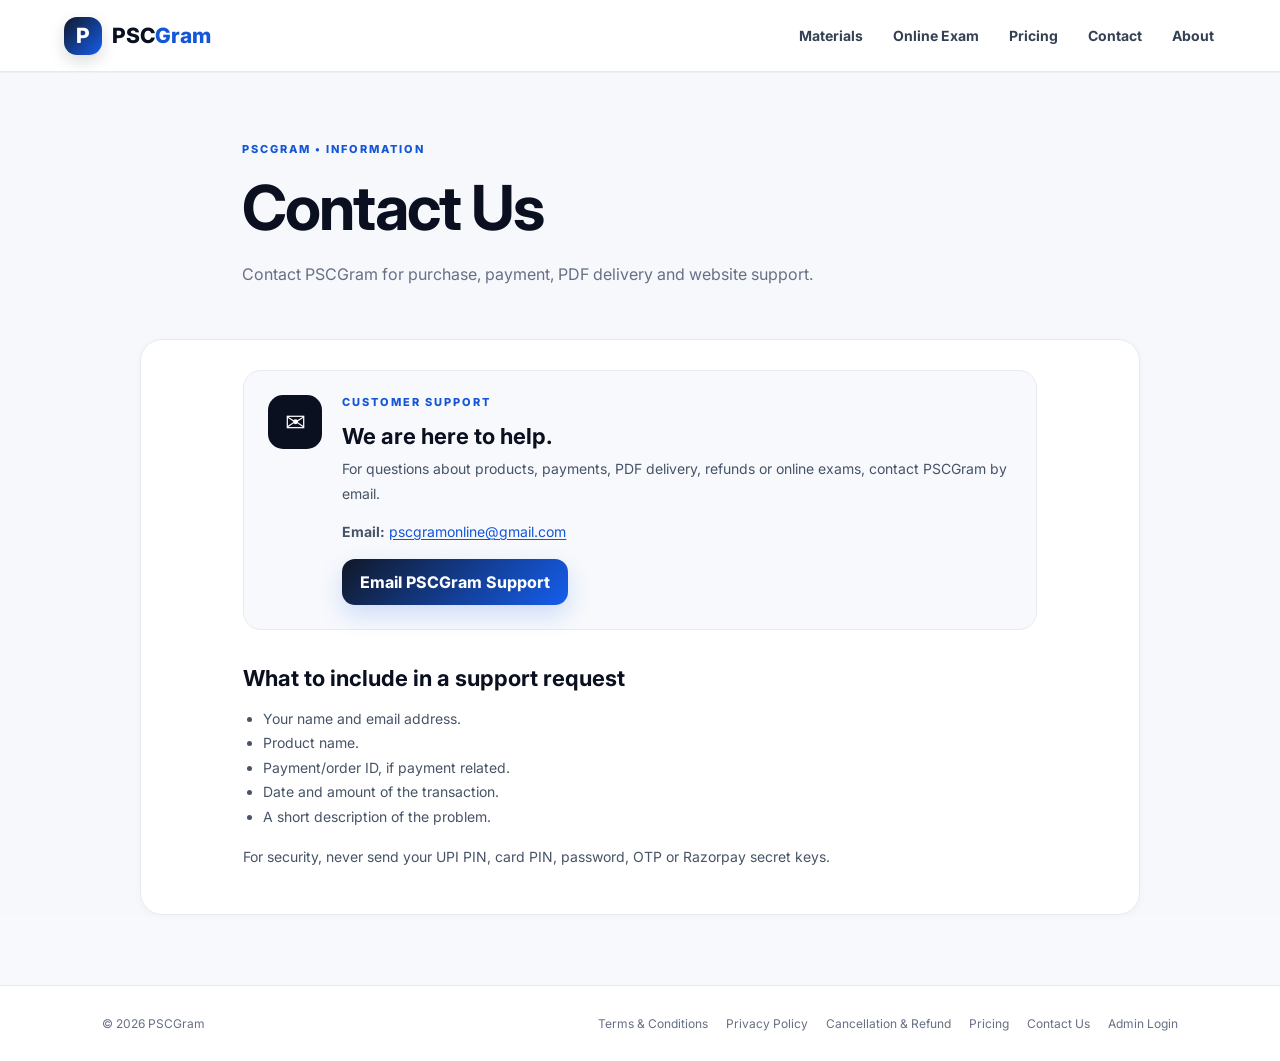
<file: contact.html>
<!doctype html>
<html lang="en">
<head>
  <meta charset="UTF-8">
  <meta name="viewport" content="width=device-width,initial-scale=1">
  <title>Contact Us | PSCGram</title>
  <meta name="description" content="Contact PSCGram for purchase, payment, PDF delivery and website support.">
  <link rel="preconnect" href="https://fonts.googleapis.com">
  <link rel="preconnect" href="https://fonts.gstatic.com" crossorigin>
  <link href="https://fonts.googleapis.com/css2?family=Inter:wght@400;500;600;700;800&display=swap" rel="stylesheet">
  <link rel="stylesheet" href="style.css">
</head>
<body>
<header class="topbar">
  <a class="brand" href="index.html"><span class="brand-mark">P</span><span>PSC<span>Gram</span></span></a>
  <button class="menu-toggle" type="button" aria-label="Open menu" aria-expanded="false">☰</button>
  <nav id="site-nav">
    <a href="index.html#materials">Materials</a>
    <a href="exam.html">Online Exam</a>
    <a href="pricing.html">Pricing</a>
    <a href="contact.html">Contact</a>
    <a href="index.html#about">About</a>
  </nav>
</header>
<main class="legal-main">
  <section class="legal-hero">
    <div class="eyebrow">PSCGRAM • INFORMATION</div>
    <h1>Contact Us</h1>
    <p>Contact PSCGram for purchase, payment, PDF delivery and website support.</p>
  </section>
  <section class="legal-content">
    
<div class="contact-card">
  <div class="contact-icon">✉</div>
  <div>
    <div class="eyebrow">CUSTOMER SUPPORT</div>
    <h2>We are here to help.</h2>
    <p>For questions about products, payments, PDF delivery, refunds or online exams, contact PSCGram by email.</p>
    <p><strong>Email:</strong> <a class="text-link" href="mailto:pscgramonline@gmail.com">pscgramonline@gmail.com</a></p>
    <a class="btn primary" href="mailto:pscgramonline@gmail.com?subject=PSCGram%20Support">Email PSCGram Support</a>
  </div>
</div>
<h2>What to include in a support request</h2>
<ul><li>Your name and email address.</li><li>Product name.</li><li>Payment/order ID, if payment related.</li><li>Date and amount of the transaction.</li><li>A short description of the problem.</li></ul>
<p>For security, never send your UPI PIN, card PIN, password, OTP or Razorpay secret keys.</p>

  </section>
</main>
<footer class="site-footer">
  <div>© <span id="year"></span> PSCGram</div>
  <div class="footer-links">
    <a href="terms.html">Terms &amp; Conditions</a>
    <a href="privacy.html">Privacy Policy</a>
    <a href="refund.html">Cancellation &amp; Refund</a>
    <a href="pricing.html">Pricing</a>
    <a href="contact.html">Contact Us</a>
    <a href="admin.html">Admin Login</a>
  </div>
</footer>
<script src="ui.js"></script>
<script>document.getElementById('year').textContent = new Date().getFullYear();</script>
</body>
</html>
</file>
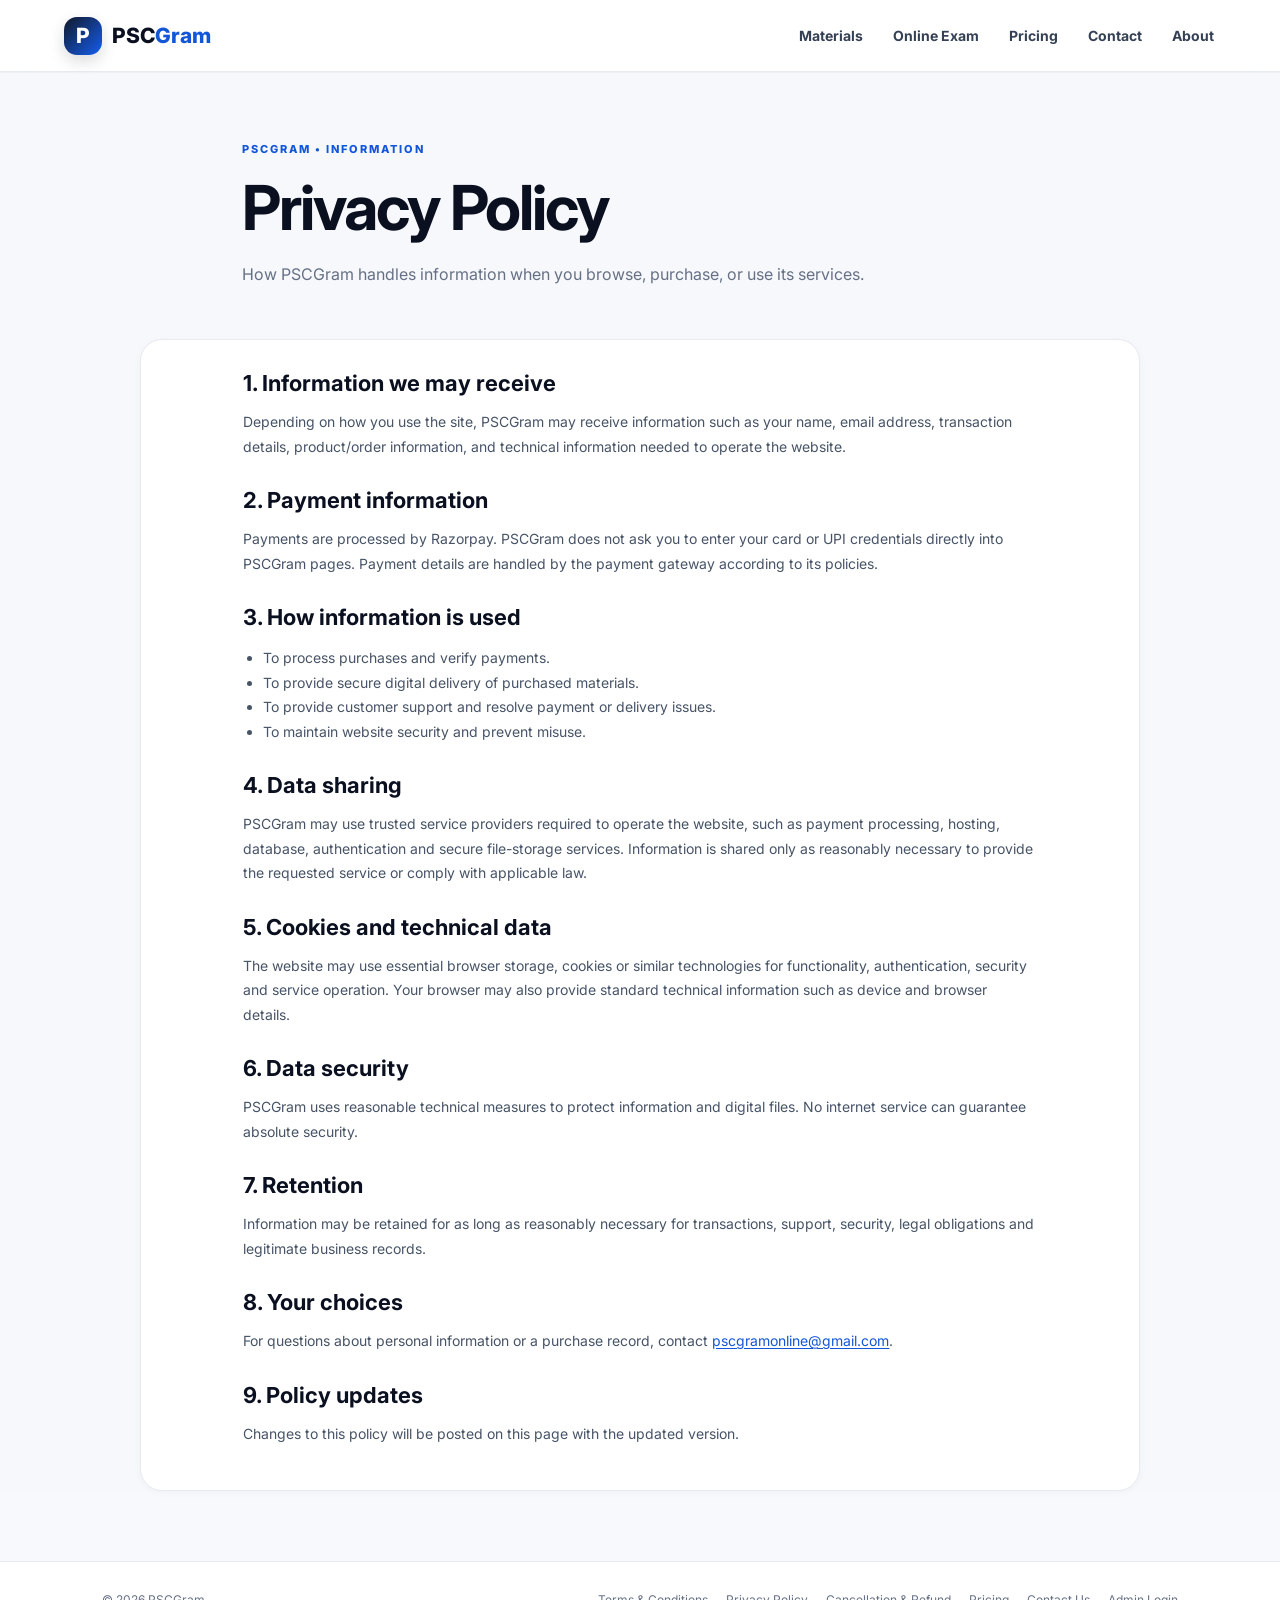
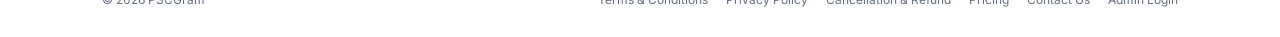
<file: privacy.html>
<!doctype html>
<html lang="en">
<head>
  <meta charset="UTF-8">
  <meta name="viewport" content="width=device-width,initial-scale=1">
  <title>Privacy Policy | PSCGram</title>
  <meta name="description" content="How PSCGram handles information when you browse, purchase, or use its services.">
  <link rel="preconnect" href="https://fonts.googleapis.com">
  <link rel="preconnect" href="https://fonts.gstatic.com" crossorigin>
  <link href="https://fonts.googleapis.com/css2?family=Inter:wght@400;500;600;700;800&display=swap" rel="stylesheet">
  <link rel="stylesheet" href="style.css">
</head>
<body>
<header class="topbar">
  <a class="brand" href="index.html"><span class="brand-mark">P</span><span>PSC<span>Gram</span></span></a>
  <button class="menu-toggle" type="button" aria-label="Open menu" aria-expanded="false">☰</button>
  <nav id="site-nav">
    <a href="index.html#materials">Materials</a>
    <a href="exam.html">Online Exam</a>
    <a href="pricing.html">Pricing</a>
    <a href="contact.html">Contact</a>
    <a href="index.html#about">About</a>
  </nav>
</header>
<main class="legal-main">
  <section class="legal-hero">
    <div class="eyebrow">PSCGRAM • INFORMATION</div>
    <h1>Privacy Policy</h1>
    <p>How PSCGram handles information when you browse, purchase, or use its services.</p>
  </section>
  <section class="legal-content">
    
<h2>1. Information we may receive</h2>
<p>Depending on how you use the site, PSCGram may receive information such as your name, email address, transaction details, product/order information, and technical information needed to operate the website.</p>
<h2>2. Payment information</h2>
<p>Payments are processed by Razorpay. PSCGram does not ask you to enter your card or UPI credentials directly into PSCGram pages. Payment details are handled by the payment gateway according to its policies.</p>
<h2>3. How information is used</h2>
<ul><li>To process purchases and verify payments.</li><li>To provide secure digital delivery of purchased materials.</li><li>To provide customer support and resolve payment or delivery issues.</li><li>To maintain website security and prevent misuse.</li></ul>
<h2>4. Data sharing</h2>
<p>PSCGram may use trusted service providers required to operate the website, such as payment processing, hosting, database, authentication and secure file-storage services. Information is shared only as reasonably necessary to provide the requested service or comply with applicable law.</p>
<h2>5. Cookies and technical data</h2>
<p>The website may use essential browser storage, cookies or similar technologies for functionality, authentication, security and service operation. Your browser may also provide standard technical information such as device and browser details.</p>
<h2>6. Data security</h2>
<p>PSCGram uses reasonable technical measures to protect information and digital files. No internet service can guarantee absolute security.</p>
<h2>7. Retention</h2>
<p>Information may be retained for as long as reasonably necessary for transactions, support, security, legal obligations and legitimate business records.</p>
<h2>8. Your choices</h2>
<p>For questions about personal information or a purchase record, contact <a class="text-link" href="mailto:pscgramonline@gmail.com">pscgramonline@gmail.com</a>.</p>
<h2>9. Policy updates</h2>
<p>Changes to this policy will be posted on this page with the updated version.</p>

  </section>
</main>
<footer class="site-footer">
  <div>© <span id="year"></span> PSCGram</div>
  <div class="footer-links">
    <a href="terms.html">Terms &amp; Conditions</a>
    <a href="privacy.html">Privacy Policy</a>
    <a href="refund.html">Cancellation &amp; Refund</a>
    <a href="pricing.html">Pricing</a>
    <a href="contact.html">Contact Us</a>
    <a href="admin.html">Admin Login</a>
  </div>
</footer>
<script src="ui.js"></script>
<script>document.getElementById('year').textContent = new Date().getFullYear();</script>
</body>
</html>
</file>
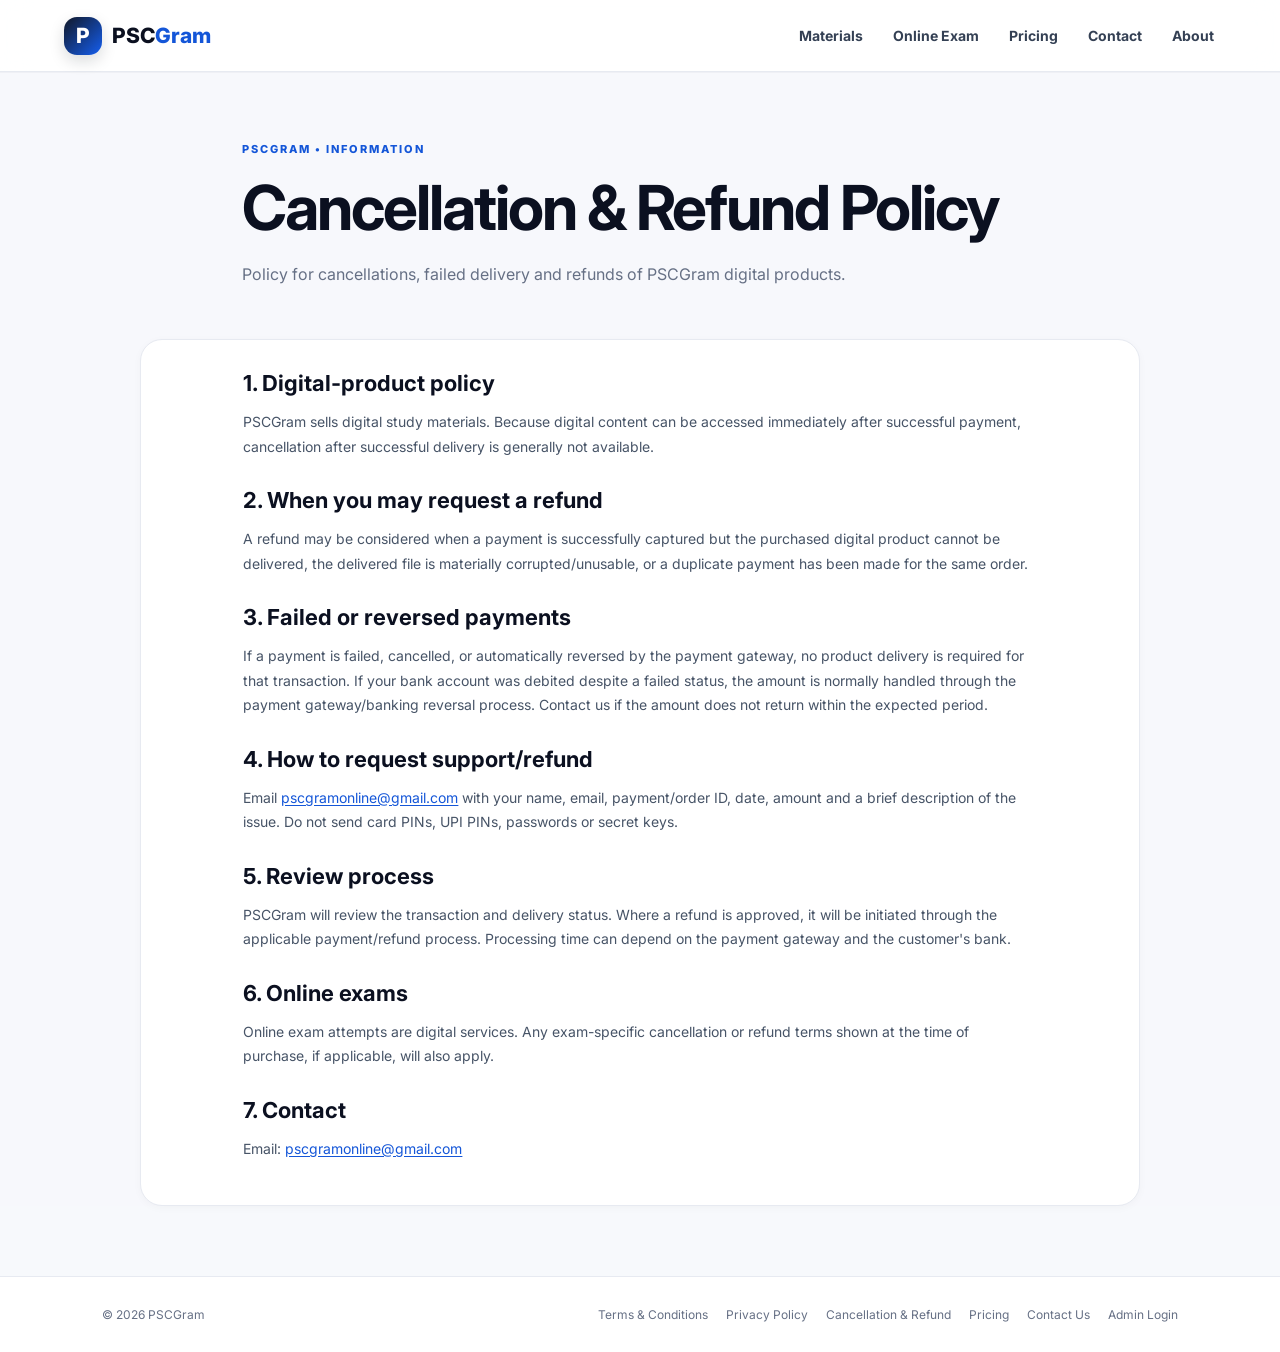
<file: refund.html>
<!doctype html>
<html lang="en">
<head>
  <meta charset="UTF-8">
  <meta name="viewport" content="width=device-width,initial-scale=1">
  <title>Cancellation & Refund Policy | PSCGram</title>
  <meta name="description" content="Policy for cancellations, failed delivery and refunds of PSCGram digital products.">
  <link rel="preconnect" href="https://fonts.googleapis.com">
  <link rel="preconnect" href="https://fonts.gstatic.com" crossorigin>
  <link href="https://fonts.googleapis.com/css2?family=Inter:wght@400;500;600;700;800&display=swap" rel="stylesheet">
  <link rel="stylesheet" href="style.css">
</head>
<body>
<header class="topbar">
  <a class="brand" href="index.html"><span class="brand-mark">P</span><span>PSC<span>Gram</span></span></a>
  <button class="menu-toggle" type="button" aria-label="Open menu" aria-expanded="false">☰</button>
  <nav id="site-nav">
    <a href="index.html#materials">Materials</a>
    <a href="exam.html">Online Exam</a>
    <a href="pricing.html">Pricing</a>
    <a href="contact.html">Contact</a>
    <a href="index.html#about">About</a>
  </nav>
</header>
<main class="legal-main">
  <section class="legal-hero">
    <div class="eyebrow">PSCGRAM • INFORMATION</div>
    <h1>Cancellation & Refund Policy</h1>
    <p>Policy for cancellations, failed delivery and refunds of PSCGram digital products.</p>
  </section>
  <section class="legal-content">
    
<h2>1. Digital-product policy</h2>
<p>PSCGram sells digital study materials. Because digital content can be accessed immediately after successful payment, cancellation after successful delivery is generally not available.</p>
<h2>2. When you may request a refund</h2>
<p>A refund may be considered when a payment is successfully captured but the purchased digital product cannot be delivered, the delivered file is materially corrupted/unusable, or a duplicate payment has been made for the same order.</p>
<h2>3. Failed or reversed payments</h2>
<p>If a payment is failed, cancelled, or automatically reversed by the payment gateway, no product delivery is required for that transaction. If your bank account was debited despite a failed status, the amount is normally handled through the payment gateway/banking reversal process. Contact us if the amount does not return within the expected period.</p>
<h2>4. How to request support/refund</h2>
<p>Email <a class="text-link" href="mailto:pscgramonline@gmail.com">pscgramonline@gmail.com</a> with your name, email, payment/order ID, date, amount and a brief description of the issue. Do not send card PINs, UPI PINs, passwords or secret keys.</p>
<h2>5. Review process</h2>
<p>PSCGram will review the transaction and delivery status. Where a refund is approved, it will be initiated through the applicable payment/refund process. Processing time can depend on the payment gateway and the customer's bank.</p>
<h2>6. Online exams</h2>
<p>Online exam attempts are digital services. Any exam-specific cancellation or refund terms shown at the time of purchase, if applicable, will also apply.</p>
<h2>7. Contact</h2>
<p>Email: <a class="text-link" href="mailto:pscgramonline@gmail.com">pscgramonline@gmail.com</a></p>

  </section>
</main>
<footer class="site-footer">
  <div>© <span id="year"></span> PSCGram</div>
  <div class="footer-links">
    <a href="terms.html">Terms &amp; Conditions</a>
    <a href="privacy.html">Privacy Policy</a>
    <a href="refund.html">Cancellation &amp; Refund</a>
    <a href="pricing.html">Pricing</a>
    <a href="contact.html">Contact Us</a>
    <a href="admin.html">Admin Login</a>
  </div>
</footer>
<script src="ui.js"></script>
<script>document.getElementById('year').textContent = new Date().getFullYear();</script>
</body>
</html>
</file>
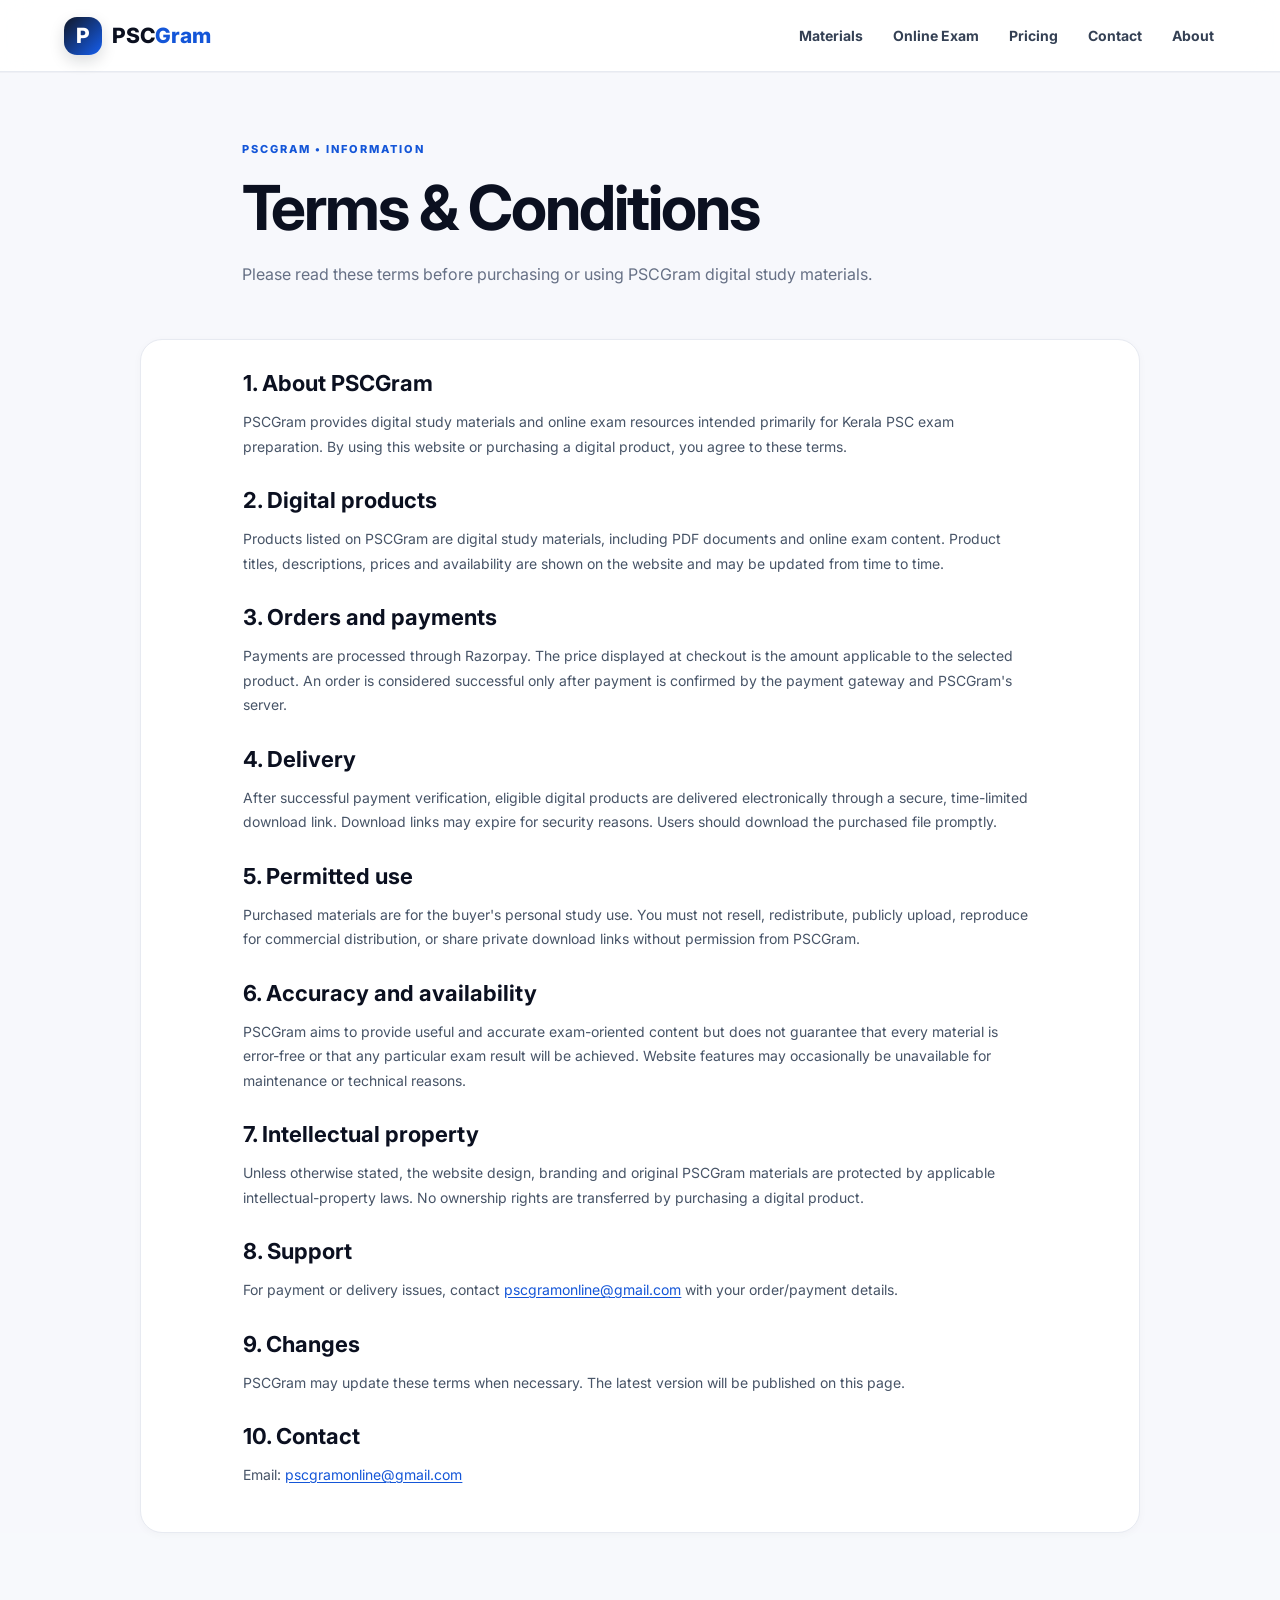
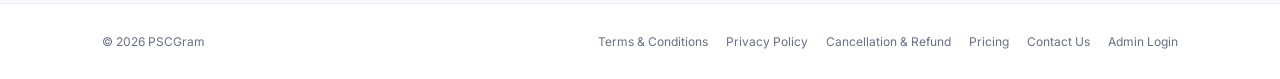
<file: terms.html>
<!doctype html>
<html lang="en">
<head>
  <meta charset="UTF-8">
  <meta name="viewport" content="width=device-width,initial-scale=1">
  <title>Terms & Conditions | PSCGram</title>
  <meta name="description" content="Please read these terms before purchasing or using PSCGram digital study materials.">
  <link rel="preconnect" href="https://fonts.googleapis.com">
  <link rel="preconnect" href="https://fonts.gstatic.com" crossorigin>
  <link href="https://fonts.googleapis.com/css2?family=Inter:wght@400;500;600;700;800&display=swap" rel="stylesheet">
  <link rel="stylesheet" href="style.css">
</head>
<body>
<header class="topbar">
  <a class="brand" href="index.html"><span class="brand-mark">P</span><span>PSC<span>Gram</span></span></a>
  <button class="menu-toggle" type="button" aria-label="Open menu" aria-expanded="false">☰</button>
  <nav id="site-nav">
    <a href="index.html#materials">Materials</a>
    <a href="exam.html">Online Exam</a>
    <a href="pricing.html">Pricing</a>
    <a href="contact.html">Contact</a>
    <a href="index.html#about">About</a>
  </nav>
</header>
<main class="legal-main">
  <section class="legal-hero">
    <div class="eyebrow">PSCGRAM • INFORMATION</div>
    <h1>Terms & Conditions</h1>
    <p>Please read these terms before purchasing or using PSCGram digital study materials.</p>
  </section>
  <section class="legal-content">
    
<h2>1. About PSCGram</h2>
<p>PSCGram provides digital study materials and online exam resources intended primarily for Kerala PSC exam preparation. By using this website or purchasing a digital product, you agree to these terms.</p>
<h2>2. Digital products</h2>
<p>Products listed on PSCGram are digital study materials, including PDF documents and online exam content. Product titles, descriptions, prices and availability are shown on the website and may be updated from time to time.</p>
<h2>3. Orders and payments</h2>
<p>Payments are processed through Razorpay. The price displayed at checkout is the amount applicable to the selected product. An order is considered successful only after payment is confirmed by the payment gateway and PSCGram's server.</p>
<h2>4. Delivery</h2>
<p>After successful payment verification, eligible digital products are delivered electronically through a secure, time-limited download link. Download links may expire for security reasons. Users should download the purchased file promptly.</p>
<h2>5. Permitted use</h2>
<p>Purchased materials are for the buyer's personal study use. You must not resell, redistribute, publicly upload, reproduce for commercial distribution, or share private download links without permission from PSCGram.</p>
<h2>6. Accuracy and availability</h2>
<p>PSCGram aims to provide useful and accurate exam-oriented content but does not guarantee that every material is error-free or that any particular exam result will be achieved. Website features may occasionally be unavailable for maintenance or technical reasons.</p>
<h2>7. Intellectual property</h2>
<p>Unless otherwise stated, the website design, branding and original PSCGram materials are protected by applicable intellectual-property laws. No ownership rights are transferred by purchasing a digital product.</p>
<h2>8. Support</h2>
<p>For payment or delivery issues, contact <a class="text-link" href="mailto:pscgramonline@gmail.com">pscgramonline@gmail.com</a> with your order/payment details.</p>
<h2>9. Changes</h2>
<p>PSCGram may update these terms when necessary. The latest version will be published on this page.</p>
<h2>10. Contact</h2>
<p>Email: <a class="text-link" href="mailto:pscgramonline@gmail.com">pscgramonline@gmail.com</a></p>

  </section>
</main>
<footer class="site-footer">
  <div>© <span id="year"></span> PSCGram</div>
  <div class="footer-links">
    <a href="terms.html">Terms &amp; Conditions</a>
    <a href="privacy.html">Privacy Policy</a>
    <a href="refund.html">Cancellation &amp; Refund</a>
    <a href="pricing.html">Pricing</a>
    <a href="contact.html">Contact Us</a>
    <a href="admin.html">Admin Login</a>
  </div>
</footer>
<script src="ui.js"></script>
<script>document.getElementById('year').textContent = new Date().getFullYear();</script>
</body>
</html>
</file>
<file: style.css>
:root{--bg:#f5f7fb;--ink:#10131a;--muted:#667085;--line:#e4e7ec;--card:#fff;--accent:#1456d8;--accent-soft:#eef4ff;--success:#087443;--danger:#b42318;--shadow:0 12px 35px rgba(16,24,40,.07)}
*{box-sizing:border-box}html{scroll-behavior:smooth}body{margin:0;font-family:Inter,system-ui,-apple-system,BlinkMacSystemFont,"Segoe UI",sans-serif;background:var(--bg);color:var(--ink)}a{text-decoration:none;color:inherit}button,input,textarea,select{font:inherit}.topbar{min-height:72px;background:rgba(255,255,255,.94);backdrop-filter:blur(16px);border-bottom:1px solid var(--line);display:flex;align-items:center;justify-content:space-between;padding:0 max(20px,6%);position:sticky;top:0;z-index:50}.brand{display:flex;align-items:center;gap:10px;font-size:21px;font-weight:800}.brand>span:last-child span{color:var(--accent)}.brand-mark{width:38px;height:38px;border-radius:12px;background:var(--ink);color:#fff;display:grid;place-items:center;box-shadow:0 6px 15px rgba(16,19,26,.15)}.topbar nav{display:flex;gap:26px;align-items:center;font-size:14px;font-weight:700}.topbar nav a{padding:9px 2px;color:#344054}.topbar nav a:hover{color:var(--accent)}.admin-link,.top-actions a{border:1px solid var(--line);padding:10px 15px!important;border-radius:10px;background:#fff}.menu-toggle{display:none;border:1px solid var(--line);background:#fff;border-radius:10px;width:42px;height:42px;font-size:21px;cursor:pointer}.hero{min-height:620px;padding:80px 8%;display:grid;grid-template-columns:1.1fr .9fr;gap:50px;align-items:center;background:radial-gradient(circle at 80% 30%,#dce7ff 0,transparent 40%),var(--bg)}.eyebrow{font-size:11px;letter-spacing:2px;font-weight:800;color:var(--accent);margin-bottom:14px}.hero h1{font-size:clamp(48px,7vw,88px);line-height:.98;margin:0 0 24px;letter-spacing:-4px}.hero h1 em{font-style:normal;color:var(--accent)}.hero p{max-width:600px;color:var(--muted);font-size:18px;line-height:1.7;margin-bottom:32px}.btn{border:0;border-radius:12px;padding:13px 18px;font-weight:750;cursor:pointer;display:inline-flex;align-items:center;justify-content:center;gap:8px;transition:.18s}.btn:hover{transform:translateY(-1px)}.btn:disabled{opacity:.45;cursor:not-allowed;transform:none}.primary{background:var(--ink);color:#fff}.ghost{background:#fff;border:1px solid var(--line);color:var(--ink)}.hero-card{max-width:380px;width:100%;aspect-ratio:4/5;margin:auto;background:linear-gradient(145deg,#10131a,#254e9d);border-radius:28px;padding:32px;color:#fff;box-shadow:0 30px 70px rgba(20,50,120,.25);display:flex;flex-direction:column;justify-content:space-between}.hero-card-top,.hero-card-bottom{display:flex;justify-content:space-between;font-size:12px;letter-spacing:1px;opacity:.8}.hero-card-title{font-size:54px;font-weight:800;line-height:.9;letter-spacing:-3px}.section{padding:90px 8%;max-width:1400px;margin:auto}.section-head{display:flex;justify-content:space-between;align-items:end;gap:20px;margin-bottom:30px}.section h2,.about h2{font-size:38px;letter-spacing:-1.5px;margin:0}.muted{color:var(--muted);font-size:13px}.grid{display:grid;grid-template-columns:repeat(3,1fr);gap:22px}.product{background:var(--card);border:1px solid var(--line);border-radius:20px;overflow:hidden;transition:.2s;box-shadow:0 1px 2px rgba(16,24,40,.02)}.product:hover{transform:translateY(-3px);box-shadow:var(--shadow)}.cover{height:230px;background:#e9edf5}.cover img{width:100%;height:100%;object-fit:cover}.cover-placeholder{height:100%;display:grid;place-items:center;text-align:center;font-size:36px;font-weight:800;line-height:.85;background:linear-gradient(145deg,#111827,#365ba8);color:#fff}.product-body{padding:22px}.tag{font-size:9px;letter-spacing:1.5px;font-weight:800;color:var(--accent)}.product h3{font-size:21px;margin:10px 0}.product p{font-size:13px;line-height:1.6;color:var(--muted);min-height:42px}.product-foot{display:flex;align-items:center;justify-content:space-between;margin-top:20px;gap:12px}.product-foot strong{font-size:22px}.buy-btn{padding:10px 14px;font-size:12px;white-space:nowrap}.soon{font-size:10px;color:var(--muted)}.empty{padding:50px;text-align:center;background:#fff;border:1px dashed var(--line);border-radius:18px}.about{padding:90px 8%;background:#10131a;color:#fff;display:grid;grid-template-columns:.8fr 1.2fr;gap:70px}.about .eyebrow{color:#9bb8ff}.about-grid{display:grid;grid-template-columns:repeat(3,1fr);gap:25px}.about-grid b{font-size:11px;color:#9bb8ff}.about-grid h3{margin:18px 0 8px}.about-grid p{color:#aeb5c2;font-size:13px;line-height:1.6}footer{padding:28px 8%;display:flex;justify-content:space-between;font-size:12px;color:var(--muted);background:#fff}.admin-body{min-height:100vh}.admin-wrap{max-width:1050px;margin:44px auto;padding:0 20px}.auth-panel{max-width:480px;margin:80px auto}.panel{background:#fff;border:1px solid var(--line);border-radius:20px;padding:28px;margin-bottom:24px;box-shadow:0 2px 5px rgba(16,24,40,.025)}.panel h1{font-size:36px;letter-spacing:-1.5px;margin:0 0 8px}.panel h2{margin:0;font-size:23px}.auth-panel form{display:grid;gap:16px;margin-top:25px}label{font-size:12px;font-weight:750;display:grid;gap:7px}input,textarea,select{width:100%;border:1px solid var(--line);border-radius:11px;padding:13px 14px;outline:none;background:#fbfcfe;color:var(--ink);transition:.15s}textarea{resize:vertical;min-height:90px}input:focus,textarea:focus,select:focus{border-color:var(--accent);box-shadow:0 0 0 3px rgba(20,86,216,.10);background:#fff}.form-grid{display:grid;grid-template-columns:1fr 1fr;gap:17px;margin-top:22px}.full{grid-column:1/-1}.dash-head{display:flex;justify-content:space-between;align-items:center;gap:16px;margin-bottom:25px}.dash-head h1{margin:0;font-size:38px}.error{color:var(--danger);font-size:12px}.status{font-size:13px;color:var(--accent);padding-top:2px}.admin-list{display:grid;gap:10px;margin-top:18px}.admin-item{display:flex;justify-content:space-between;align-items:center;gap:14px;border:1px solid var(--line);padding:15px;border-radius:14px;background:#fff}.admin-item small{display:block;color:var(--muted);margin-top:5px;line-height:1.5}.delete-btn{border:1px solid #f0c7c7;background:#fff5f5;color:#a11;padding:8px 11px;border-radius:9px;cursor:pointer}.admin-actions{display:flex;gap:8px;align-items:center;flex-wrap:wrap;justify-content:flex-end}.hidden{display:none!important}
/* Online exam */
#exam-list{display:grid;gap:12px}.exam-card{display:flex;align-items:center;justify-content:space-between;gap:18px;padding:18px;border:1px solid var(--line);border-radius:16px;background:#fff}.exam-card strong{font-size:16px}.exam-meta{display:flex;gap:10px;flex-wrap:wrap;margin-top:6px;color:var(--muted);font-size:12px}.exam-options{display:grid;gap:12px;margin:24px 0}.exam-option{display:flex;align-items:flex-start;gap:14px;width:100%;padding:16px;border:1px solid var(--line);border-radius:14px;background:#fff;text-align:left;cursor:pointer;transition:.15s}.exam-option:hover{border-color:#aab5c8;background:#fafcff}.exam-option span{font-weight:800;min-width:24px;height:24px;border-radius:7px;background:#f2f4f7;display:grid;place-items:center}.exam-option.selected{border-color:var(--accent);box-shadow:0 0 0 2px rgba(20,86,216,.12);background:var(--accent-soft)}.exam-option.selected span{background:var(--accent);color:#fff}.exam-nav{display:flex;gap:10px;justify-content:space-between;flex-wrap:wrap;border-top:1px solid var(--line);padding-top:18px}.timer{font-size:24px;font-weight:800;padding:10px 16px;border:1px solid var(--line);border-radius:12px;background:#fff;min-width:96px;text-align:center}.timer.warning{color:var(--danger);border-color:#f3b4ae;background:#fff8f7}.question-palette{display:grid;grid-template-columns:repeat(auto-fill,minmax(42px,1fr));gap:8px;margin-top:14px}.palette-btn{height:42px;border:1px solid var(--line);border-radius:10px;background:#fff;cursor:pointer}.palette-btn.answered{font-weight:800;background:#f2f8f5;border-color:#b7dfca;color:var(--success)}.palette-btn.current{box-shadow:0 0 0 2px var(--ink) inset}.result-grid{display:grid;grid-template-columns:repeat(auto-fit,minmax(120px,1fr));gap:12px;margin:24px 0}.result-grid div{padding:20px;border:1px solid var(--line);border-radius:14px;text-align:center;background:#fff}.result-grid b{display:block;font-size:26px}.result-grid small{color:#666}
@media(max-width:800px){.topbar{padding:0 16px;min-height:64px}.menu-toggle{display:block}.topbar nav{display:none;position:absolute;top:64px;left:10px;right:10px;background:#fff;border:1px solid var(--line);border-radius:14px;padding:10px;box-shadow:0 15px 40px rgba(16,24,40,.12);flex-direction:column;gap:4px;align-items:stretch}.topbar nav.open{display:flex}.topbar nav a,.admin-link,.top-actions a{padding:13px 14px!important;border-radius:10px;border:0}.topbar nav a:hover{background:#f5f7fb}.hero{grid-template-columns:1fr;padding:55px 6% 65px;min-height:auto}.hero-card{max-width:290px}.hero h1{letter-spacing:-2px}.hero p{font-size:16px}.grid{grid-template-columns:1fr}.about{grid-template-columns:1fr;padding:60px 6%;gap:35px}.about-grid{grid-template-columns:1fr}.section{padding:60px 6%}.section h2,.about h2{font-size:30px}.section-head{align-items:flex-start;flex-direction:column}.admin-wrap{margin:28px auto;padding:0 12px}.panel{padding:20px;border-radius:16px}.panel h1{font-size:30px}.dash-head{align-items:flex-start}.dash-head h1{font-size:30px}.form-grid{grid-template-columns:1fr}.full{grid-column:auto}.admin-item{align-items:flex-start;flex-direction:column}.admin-actions{width:100%;justify-content:flex-start}.admin-actions .btn,.admin-actions .delete-btn{flex:1}.exam-card{align-items:stretch;flex-direction:column}.exam-card .btn{width:100%}.exam-nav{display:grid;grid-template-columns:1fr 1fr}.exam-nav .btn:last-child{grid-column:1/-1}.timer{font-size:21px}.question-palette{grid-template-columns:repeat(6,1fr)}}
@media(max-width:430px){.brand{font-size:19px}.brand-mark{width:36px;height:36px}.hero{padding-left:5%;padding-right:5%}.hero-card-title{font-size:46px}.panel{padding:17px}.exam-option{padding:14px}.question-palette{grid-template-columns:repeat(5,1fr)}footer{padding:24px 5%;gap:15px}}

/* Legal / Razorpay information pages */
.legal-main{min-height:calc(100vh - 150px);background:var(--bg)}
.legal-hero{padding:70px 8% 35px;max-width:1000px;margin:auto}
.legal-hero h1{font-size:clamp(38px,6vw,62px);letter-spacing:-2px;margin:0 0 14px}
.legal-hero p{max-width:760px;color:var(--muted);line-height:1.7;font-size:16px}
.legal-content{max-width:1000px;margin:0 auto 70px;padding:30px 8%;background:#fff;border:1px solid var(--line);border-radius:22px;box-shadow:0 2px 8px rgba(16,24,40,.03)}
.legal-content h2{font-size:22px;margin:28px 0 10px}.legal-content h2:first-child{margin-top:0}
.legal-content p,.legal-content li{color:#475467;line-height:1.75;font-size:14px}.legal-content ul{padding-left:20px}
.text-link{color:var(--accent);text-decoration:underline;text-underline-offset:2px}
.site-footer{padding:30px 8%;display:flex;justify-content:space-between;align-items:flex-start;gap:25px;font-size:12px;color:var(--muted);background:#fff;border-top:1px solid var(--line)}
.footer-links{display:flex;flex-wrap:wrap;justify-content:flex-end;gap:10px 18px}.footer-links a:hover{color:var(--accent)}
.contact-card{display:grid;grid-template-columns:auto 1fr;gap:20px;padding:24px;border-radius:18px;background:#f7f9fc;border:1px solid var(--line);margin-bottom:35px}.contact-icon{width:54px;height:54px;border-radius:15px;background:var(--ink);color:#fff;display:grid;place-items:center;font-size:25px}.contact-card h2{margin:0 0 8px}.contact-card p{margin:7px 0 14px}
.price-highlight{display:flex;justify-content:space-between;align-items:center;gap:25px;padding:25px;border-radius:18px;background:#f7f9fc;border:1px solid var(--line);margin-bottom:30px}.price-highlight h2{margin:0 0 8px}.price-big{font-size:36px;font-weight:800;white-space:nowrap}.pricing-table{display:grid;gap:10px}.pricing-table>div{display:flex;justify-content:space-between;gap:20px;padding:18px;border:1px solid var(--line);border-radius:13px}.pricing-table span{color:var(--muted);text-align:right}
@media(max-width:700px){.legal-hero{padding:50px 6% 25px}.legal-content{margin:0 5% 50px;padding:22px 20px}.site-footer{padding:25px 5%;flex-direction:column}.footer-links{justify-content:flex-start}.contact-card{grid-template-columns:1fr}.price-highlight{align-items:flex-start;flex-direction:column}.price-big{font-size:30px}.pricing-table>div{flex-direction:column}.pricing-table span{text-align:left}}

/* ===== PSCGRAM PREMIUM MERGED UI ===== */
:root{--accent:#155eef;--accent2:#7c3aed;--accent-soft:#eef4ff;--ink:#0b1020;--bg:#f7f8fc;--line:#e7eaf1;--shadow:0 22px 60px rgba(15,23,42,.09)}
body{background:var(--bg);color:var(--ink)}
.topbar{background:rgba(255,255,255,.9);padding:0 max(20px,5%);box-shadow:0 1px 0 rgba(15,23,42,.03)}
.brand-mark{background:linear-gradient(135deg,#111827,#155eef);border-radius:13px}.brand>span:last-child span{color:var(--accent)}
.premium-hero{min-height:680px;padding:90px 8%;background:radial-gradient(circle at 85% 18%,rgba(124,58,237,.13),transparent 28%),radial-gradient(circle at 70% 70%,rgba(21,94,239,.13),transparent 30%),#f7f8fc}
.hero-copy{position:relative;z-index:2}.hero h1{font-size:clamp(48px,6.7vw,82px);letter-spacing:-4.5px}.hero h1 em{background:linear-gradient(90deg,#155eef,#7c3aed);-webkit-background-clip:text;background-clip:text;color:transparent}.hero p{max-width:650px;font-size:18px}.hero-actions{display:flex;gap:12px;flex-wrap:wrap}.btn{border-radius:13px;padding:13px 18px}.btn.primary{background:linear-gradient(135deg,#111827,#155eef);box-shadow:0 10px 25px rgba(21,94,239,.18)}.btn.light{background:#fff;border:1px solid var(--line);color:var(--ink)}.trust-row{display:flex;gap:18px;flex-wrap:wrap;margin-top:22px;color:#667085;font-size:12px;font-weight:700}
.hero-showcase{position:relative;min-height:500px;display:grid;place-items:center}.hero-glow{position:absolute;width:360px;height:360px;border-radius:50%;background:linear-gradient(135deg,rgba(21,94,239,.18),rgba(124,58,237,.16));filter:blur(5px)}.hero-card{position:relative;z-index:2;max-width:350px;border-radius:30px;background:linear-gradient(145deg,#0b1020 10%,#163b9b 70%,#6d28d9);box-shadow:0 35px 90px rgba(30,41,90,.28);transform:rotate(2deg)}.hero-card-kicker{font-size:11px;letter-spacing:2px;opacity:.7;margin-bottom:10px}.hero-card-title{font-size:57px;letter-spacing:-4px}.floating-card{position:absolute;z-index:3;background:rgba(255,255,255,.94);border:1px solid #fff;box-shadow:0 20px 50px rgba(15,23,42,.13);padding:14px 17px;border-radius:16px;display:grid;gap:3px}.floating-card b{font-size:10px;letter-spacing:1.5px;color:var(--accent)}.floating-card span{font-size:12px;font-weight:700}.fc-one{top:12%;right:0}.fc-two{bottom:10%;left:0}.quick-strip{display:grid;grid-template-columns:repeat(3,1fr);gap:1px;background:#e5e7eb;border-top:1px solid var(--line);border-bottom:1px solid var(--line)}.quick-strip>div{padding:24px 8%;background:#fff;display:grid;gap:5px}.quick-strip b{font-size:14px}.quick-strip span{font-size:12px;color:var(--muted)}
.section{max-width:1450px;padding:90px 8%}.section-sub{color:var(--muted);font-size:14px;line-height:1.7;max-width:650px}.grid{grid-template-columns:repeat(3,minmax(0,1fr));gap:24px}.product{border-radius:22px;box-shadow:0 3px 12px rgba(15,23,42,.04);overflow:hidden}.product:hover{transform:translateY(-5px);box-shadow:var(--shadow)}.cover{height:245px;background:linear-gradient(145deg,#e9edff,#f3efff)}.cover-placeholder{background:linear-gradient(145deg,#101828,#155eef 55%,#7c3aed);display:flex;flex-direction:column;align-items:flex-start;justify-content:flex-end;padding:26px;text-align:left}.cover-placeholder span{font-size:14px;letter-spacing:3px;opacity:.7}.cover-placeholder strong{font-size:50px;letter-spacing:-4px}.cover-placeholder small{font-size:10px;letter-spacing:2px;opacity:.65;margin-top:8px}.product-body{padding:24px}.tag{color:var(--accent)}.product h3{font-size:21px;letter-spacing:-.4px}.product p{min-height:50px}.product-foot strong{font-size:24px}.exam-store-section{background:#fff;max-width:none}.exam-store-grid{display:grid;grid-template-columns:repeat(3,minmax(0,1fr));gap:18px}.home-exam-card{position:relative;padding:24px;border:1px solid var(--line);border-radius:20px;background:linear-gradient(180deg,#fff,#fbfcff);box-shadow:0 5px 18px rgba(15,23,42,.04);display:flex;flex-direction:column;min-height:245px}.home-exam-card.paid-exam-card{background:linear-gradient(145deg,#fff,#f5f1ff)}.exam-badge{font-size:9px;letter-spacing:1.5px;font-weight:900;color:var(--accent);margin-bottom:12px}.paid-exam-card .exam-badge{color:var(--accent2)}.home-exam-card h3{font-size:19px;margin:0 0 8px}.home-exam-card p{font-size:13px;color:var(--muted);line-height:1.55;flex:1}.home-exam-meta{display:flex;gap:12px;align-items:center;flex-wrap:wrap;color:var(--muted);font-size:11px;margin:15px 0}.home-exam-meta strong{margin-left:auto;font-size:17px;color:var(--ink)}.loading-card{padding:35px;border:1px dashed var(--line);border-radius:18px;color:var(--muted);grid-column:1/-1;text-align:center}.feature-section{padding:100px 8%;display:grid;grid-template-columns:.75fr 1.25fr;gap:70px;background:#0b1020;color:#fff}.feature-intro h2{font-size:42px;line-height:1.05;letter-spacing:-2px;margin:0 0 18px}.feature-intro p{color:#aab3c5;line-height:1.7}.feature-grid{display:grid;grid-template-columns:repeat(3,1fr);gap:18px}.feature-grid article{padding:25px;border:1px solid rgba(255,255,255,.12);border-radius:20px;background:rgba(255,255,255,.04)}.feature-grid article span{color:#9bb8ff;font-weight:900;font-size:11px}.feature-grid h3{margin:22px 0 8px}.feature-grid p{color:#aab3c5;font-size:13px;line-height:1.65}
.panel{border-radius:22px;box-shadow:0 8px 28px rgba(15,23,42,.05)}.admin-wrap{max-width:1150px}.dash-head h1{letter-spacing:-2px}.auth-panel{box-shadow:0 20px 60px rgba(15,23,42,.08)}.exam-card{border-radius:18px}.timer{box-shadow:0 4px 12px rgba(15,23,42,.04)}
@media(max-width:900px){.premium-hero{grid-template-columns:1fr;padding:60px 6%}.hero-showcase{min-height:430px}.quick-strip{grid-template-columns:1fr}.exam-store-grid{grid-template-columns:1fr}.feature-section{grid-template-columns:1fr;padding:70px 6%;gap:35px}.feature-intro h2{font-size:34px}.feature-grid{grid-template-columns:1fr}.grid{grid-template-columns:1fr}}
@media(max-width:520px){.hero-card{max-width:285px}.hero-card-title{font-size:48px}.floating-card{transform:scale(.9)}.fc-one{right:-8px}.fc-two{left:-8px}.trust-row{gap:10px}.section{padding:65px 6%}}

/* ===== PSCGRAM MOBILE-FIRST APP UI ===== */
:root{
  --psc-green:#0b5d3b;
  --psc-green-2:#11845a;
  --psc-green-soft:#eaf7f0;
  --psc-gold:#c89532;
  --psc-dark:#0b1712;
  --psc-bg:#f6f8f7;
}
body.mobile-first-home{background:var(--psc-bg);padding-bottom:0}
.mobile-first-home .app-topbar{min-height:68px;padding:0 max(16px,5%);background:rgba(255,255,255,.96);border-bottom:1px solid #e5ebe7}
.mobile-first-home .brand{font-size:20px}
.mobile-first-home .brand-mark{background:var(--psc-green);box-shadow:0 6px 16px rgba(11,93,59,.18)}
.mobile-first-home .brand>span:last-child span{color:var(--psc-green)}
.topbar-actions{display:flex;align-items:center;gap:8px}
.top-pill{font-size:11px;font-weight:800;color:var(--psc-green);background:var(--psc-green-soft);padding:9px 11px;border-radius:999px}
.mobile-first-home .menu-toggle{border-color:#dfe7e2;background:#fff;color:var(--psc-dark)}
.mobile-first-home .topbar nav{top:68px}
.app-hero{padding:34px 6% 28px;display:grid;grid-template-columns:1.1fr .9fr;gap:24px;align-items:stretch;background:linear-gradient(180deg,#f8fbf9 0,#f1f7f3 100%);border-bottom:1px solid #e4ece7}
.app-hero .hero-copy{display:flex;flex-direction:column;justify-content:center}
.hero-eyebrow{color:var(--psc-green);margin-bottom:10px}
.app-hero h1{font-size:clamp(42px,6vw,76px);line-height:.98;letter-spacing:-3.5px;margin:0 0 17px}
.app-hero h1 span{color:var(--psc-green)}
.app-hero p{font-size:15px;line-height:1.65;max-width:620px;margin:0 0 22px;color:#5d6c64}
.app-hero .hero-actions{gap:9px}
.app-hero .btn{padding:12px 15px;border-radius:12px;font-size:12px}
.app-hero .btn.primary{background:var(--psc-green);box-shadow:0 9px 22px rgba(11,93,59,.18)}
.app-hero .btn.light{border-color:#dfe7e2}
.hero-mini-card{border-radius:24px;padding:23px;background:linear-gradient(145deg,#092e20,#0b5d3b 58%,#16845b);color:#fff;min-height:285px;display:flex;flex-direction:column;justify-content:space-between;box-shadow:0 22px 55px rgba(11,93,59,.2);position:relative;overflow:hidden}
.hero-mini-card:after{content:"";position:absolute;width:190px;height:190px;border-radius:50%;right:-70px;top:-65px;background:rgba(255,255,255,.08)}
.mini-card-top{font-size:10px;letter-spacing:1.6px;display:flex;justify-content:space-between;opacity:.72;position:relative;z-index:1}
.mini-kicker{font-size:9px;letter-spacing:1.8px;font-weight:800;color:#bde4cf;margin-bottom:8px;position:relative;z-index:1}
.hero-mini-card strong{font-size:30px;letter-spacing:-1.5px;line-height:1.05;position:relative;z-index:1}
.hero-mini-card p{color:#d3e9dd;font-size:12px;margin:8px 0 0;position:relative;z-index:1}
.mini-card-btn{position:relative;z-index:1;display:inline-flex;align-items:center;justify-content:center;background:#fff;color:var(--psc-green);font-size:11px;font-weight:900;padding:11px 13px;border-radius:11px}
.quick-actions{display:grid;grid-template-columns:repeat(4,1fr);gap:1px;background:#dde6e0;border-bottom:1px solid #dde6e0}
.quick-actions a{background:#fff;padding:19px 12px;display:grid;grid-template-columns:auto 1fr;column-gap:9px;align-items:center}
.qa-icon{grid-row:span 2;width:34px;height:34px;border-radius:10px;background:var(--psc-green-soft);color:var(--psc-green);display:grid;place-items:center;font-size:9px;font-weight:900}
.quick-actions b{font-size:12px}.quick-actions small{font-size:10px;color:#7a8881;margin-top:2px}
.app-section{padding:55px 6%;max-width:1180px}
.compact-head{margin-bottom:21px;align-items:end}
.compact-head h2{font-size:29px;letter-spacing:-1px}
.compact-head .eyebrow{color:var(--psc-green);margin-bottom:7px}
.text-btn{font-size:11px;font-weight:850;color:var(--psc-green);white-space:nowrap}
.quiz-section{padding-top:46px}
.quiz-preview{background:#0c2419;color:#fff;border-radius:22px;padding:24px;display:grid;grid-template-columns:auto 1fr auto;gap:20px;align-items:center;box-shadow:0 15px 35px rgba(10,35,24,.12)}
.quiz-number{width:48px;height:48px;border-radius:14px;background:#164d36;display:grid;place-items:center;color:#b9e5cf;font-weight:900;font-size:12px}
.quiz-label{font-size:8px;letter-spacing:1.5px;color:#a9ddc2;font-weight:900}.quiz-content h3{font-size:19px;margin:7px 0 5px;letter-spacing:-.3px}.quiz-content p{font-size:11px;color:#b5c8be;margin:0 0 14px;line-height:1.55}.quiz-btn{padding:9px 12px;background:#fff;color:#0c2419;border-radius:10px;font-size:11px}.quiz-score{text-align:center;border-left:1px solid rgba(255,255,255,.12);padding-left:20px}.quiz-score b{font-size:31px;display:block}.quiz-score span{font-size:8px;letter-spacing:1.2px;color:#9eb4a8}
.app-product-grid{grid-template-columns:repeat(3,minmax(0,1fr));gap:15px}
.mobile-first-home .product{border-radius:19px;border:1px solid #e1e8e4;box-shadow:0 5px 17px rgba(18,38,27,.035)}
.mobile-first-home .cover{height:205px}
.mobile-first-home .cover-placeholder{background:linear-gradient(145deg,#092e20,#0b5d3b 60%,#c89532);padding:20px}
.mobile-first-home .product-body{padding:17px}.mobile-first-home .tag{color:var(--psc-green);font-size:8px}.mobile-first-home .product h3{font-size:17px;margin:8px 0}.mobile-first-home .product p{font-size:11px;line-height:1.55;min-height:42px}.mobile-first-home .product-foot{margin-top:15px}.mobile-first-home .product-foot strong{font-size:19px}.mobile-first-home .buy-btn{background:var(--psc-green);padding:9px 12px}
.mobile-first-home .exam-store-section{max-width:none;background:#fff;border-top:1px solid #e6ece8;border-bottom:1px solid #e6ece8}
.mobile-first-home .exam-store-grid{max-width:1180px;grid-template-columns:repeat(3,minmax(0,1fr));gap:14px}
.mobile-first-home .home-exam-card{border-radius:18px;min-height:220px;padding:19px;border-color:#e1e8e4}.mobile-first-home .home-exam-card.paid-exam-card{background:#f7fbf8}.mobile-first-home .exam-badge{color:var(--psc-green)}.mobile-first-home .paid-exam-card .exam-badge{color:#9a6b18}.mobile-first-home .home-exam-card .btn.primary{background:var(--psc-green)}
.category-strip{margin:0 6% 55px;padding:28px;border-radius:22px;background:var(--psc-green);color:#fff;display:flex;align-items:center;justify-content:space-between;gap:20px}.category-strip span{font-size:9px;letter-spacing:2px;color:#b9e5cf;font-weight:900}.category-strip h2{font-size:24px;letter-spacing:-.7px;margin:6px 0}.category-strip p{font-size:11px;color:#c3d8cc;margin:0}.dark-btn{background:#fff;color:var(--psc-green);font-size:11px}
.mobile-first-home .site-footer{padding:25px 6%;border-top:1px solid #e1e8e4}.mobile-first-home .footer-links{gap:8px 14px}
.mobile-bottom-nav{display:none}
@media(max-width:800px){
  body.mobile-first-home{padding-bottom:74px}
  .mobile-first-home .app-topbar{padding:0 15px}
  .top-pill{display:none}
  .app-hero{grid-template-columns:1fr;padding:28px 5% 22px;gap:18px}
  .app-hero h1{font-size:43px;letter-spacing:-2.5px;margin-bottom:14px}
  .app-hero p{font-size:13px;line-height:1.55;margin-bottom:17px}
  .app-hero .hero-actions .btn{flex:1;min-height:43px}
  .hero-mini-card{min-height:215px;border-radius:20px;padding:19px}
  .hero-mini-card strong{font-size:25px}
  .quick-actions{grid-template-columns:repeat(2,1fr)}
  .quick-actions a{padding:15px 12px}
  .app-section{padding:43px 5%}
  .compact-head{margin-bottom:17px}
  .compact-head h2{font-size:25px}
  .compact-head .section-sub{font-size:11px;margin-top:6px}
  .quiz-preview{grid-template-columns:auto 1fr;gap:13px;padding:18px;border-radius:19px}.quiz-score{display:none}.quiz-content h3{font-size:16px}.quiz-content p{font-size:10px}.quiz-number{width:40px;height:40px;border-radius:11px}
  .app-product-grid{display:flex;overflow-x:auto;gap:12px;padding:2px 2px 9px;margin-right:-5%;scroll-snap-type:x mandatory}.app-product-grid .product{min-width:77vw;max-width:310px;scroll-snap-align:start}.mobile-first-home .cover{height:195px}
  .mobile-first-home .exam-store-grid{display:flex;overflow-x:auto;padding:2px 2px 9px;margin-right:-5%;gap:12px;scroll-snap-type:x mandatory}.mobile-first-home .home-exam-card{min-width:82vw;max-width:320px;scroll-snap-align:start}
  .category-strip{margin:0 5% 35px;padding:22px;display:block}.category-strip h2{font-size:20px}.category-strip .btn{margin-top:17px;width:100%}
  .mobile-first-home .site-footer{padding-bottom:18px}.mobile-first-home .footer-links{display:none}
  .mobile-bottom-nav{position:fixed;left:0;right:0;bottom:0;height:70px;padding:7px 10px calc(7px + env(safe-area-inset-bottom));display:grid;grid-template-columns:repeat(4,1fr);background:rgba(255,255,255,.97);backdrop-filter:blur(15px);border-top:1px solid #dfe7e2;z-index:100;box-shadow:0 -8px 24px rgba(15,35,25,.08)}
  .mobile-bottom-nav a{display:grid;place-items:center;align-content:center;gap:3px;color:#718078;border-radius:12px}.mobile-bottom-nav a span{font-size:17px;line-height:1}.mobile-bottom-nav a small{font-size:9px;font-weight:800}.mobile-bottom-nav a.active,.mobile-bottom-nav a:active{color:var(--psc-green);background:var(--psc-green-soft)}
}
@media(min-width:801px){.mobile-first-home .mobile-bottom-nav{display:none}.mobile-first-home .topbar-actions{display:none}}
@media(max-width:390px){.app-hero h1{font-size:39px}.app-hero .hero-actions{display:grid;grid-template-columns:1fr}.quick-actions b{font-size:11px}.quick-actions small{font-size:9px}}

/* ===== PSCGram Premium UI v2 ===== */
:root{--accent:#1456d8;--accent2:#6d5dfc;--soft:#f4f7ff;--glass:rgba(255,255,255,.78)}
body{background:#f7f9fc}
a,.btn,.quick-actions a,.product,.exam-card,.ca-card,.feature-grid>div,.ca-mini{transition:transform .22s ease,box-shadow .22s ease,border-color .22s ease,background .22s ease}
a:focus-visible,.btn:focus-visible,button:focus-visible{outline:3px solid rgba(20,86,216,.22);outline-offset:2px}
.premium-hero{background:radial-gradient(circle at 78% 18%,#dfe8ff 0,transparent 34%),radial-gradient(circle at 92% 90%,#ece6ff 0,transparent 30%),#f7f9fc}
.premium-hero .hero-copy{max-width:760px}
.hero-trust{display:flex;flex-wrap:wrap;gap:14px;margin-top:22px;color:#5d6b82;font-size:11px;font-weight:700}
.hero-dashboard-card{max-width:360px;width:100%;aspect-ratio:4/5;margin:auto;border-radius:30px;padding:28px;color:#fff;background:linear-gradient(145deg,#0d1b3a,#2459d5 55%,#6d5dfc);box-shadow:0 28px 70px rgba(27,68,155,.22);display:flex;flex-direction:column;justify-content:space-between;overflow:hidden;position:relative}
.hero-dashboard-card:before{content:"";position:absolute;width:230px;height:230px;border-radius:50%;right:-90px;top:-80px;background:rgba(255,255,255,.12)}
.hdc-top{display:flex;justify-content:space-between;font-size:10px;letter-spacing:1.5px;font-weight:800;opacity:.8;position:relative}
.hdc-orb{width:76px;height:76px;border-radius:24px;background:rgba(255,255,255,.14);display:grid;place-items:center;font-size:36px;font-weight:900;backdrop-filter:blur(10px);position:relative}
.hero-dashboard-card strong{display:block;font-size:28px;letter-spacing:-1px;margin-top:8px;position:relative}
.hero-dashboard-card small{display:block;opacity:.72;margin-top:6px;position:relative}
.feature-stats{max-width:1200px;margin:-28px auto 0;padding:0 8%;display:grid;grid-template-columns:repeat(4,1fr);gap:12px;position:relative;z-index:2}
.feature-stats>div{background:rgba(255,255,255,.88);border:1px solid rgba(228,231,236,.9);border-radius:16px;padding:16px;box-shadow:0 12px 30px rgba(16,24,40,.06);text-align:center;backdrop-filter:blur(10px)}
.feature-stats b{display:block;font-size:16px}.feature-stats span{display:block;color:var(--muted);font-size:10px;margin-top:3px}
.premium-quick{margin-top:20px}
.ca-home-grid{display:grid;grid-template-columns:repeat(3,1fr);gap:14px}
.ca-mini{display:flex;align-items:center;gap:12px;background:#fff;border:1px solid var(--line);border-radius:18px;padding:16px;color:var(--ink)}
.ca-mini:hover{transform:translateY(-3px);box-shadow:var(--shadow);border-color:#cbd7f5}
.ca-mini-icon{width:42px;height:42px;border-radius:13px;background:var(--accent-soft);color:var(--accent);display:grid;place-items:center;font-weight:900;font-size:11px}
.ca-mini div{flex:1}.ca-mini b{display:block;font-size:13px}.ca-mini small{display:block;color:var(--muted);font-size:10px;margin-top:4px}
.premium-quiz{border-radius:24px;box-shadow:0 18px 45px rgba(20,86,216,.08)}
.premium-membership{max-width:1200px;margin:20px auto 80px;padding:38px 42px;border-radius:28px;background:linear-gradient(135deg,#0c1730,#193c88 62%,#5d52e8);color:#fff;display:grid;grid-template-columns:1.5fr .8fr;gap:30px;align-items:center}
.premium-membership .eyebrow{color:#b8c8ff}.premium-membership h2{font-size:34px;letter-spacing:-1.5px;margin:0 0 10px}.premium-membership p{color:#d2daf0;line-height:1.6;max-width:650px}.membership-points{display:flex;gap:10px;flex-wrap:wrap}.membership-points span{font-size:10px;padding:8px 10px;border:1px solid rgba(255,255,255,.16);border-radius:99px;background:rgba(255,255,255,.08)}
.membership-price{background:rgba(255,255,255,.1);border:1px solid rgba(255,255,255,.14);border-radius:22px;padding:24px;text-align:center;backdrop-filter:blur(10px)}.membership-price span,.membership-price small{display:inline-block;color:#cdd7ef;font-size:11px}.membership-price b{font-size:46px;letter-spacing:-2px;margin:8px 4px}.premium-btn{background:#fff;color:#10131a;width:100%;margin-top:16px}
.feature-grid-section{padding-top:20px}.feature-grid{display:grid;grid-template-columns:repeat(4,1fr);gap:14px}.feature-grid>div{background:#fff;border:1px solid var(--line);border-radius:20px;padding:22px}.feature-grid>div:hover{transform:translateY(-3px);box-shadow:var(--shadow)}.feature-grid span{font-size:24px}.feature-grid h3{font-size:15px;margin:16px 0 7px}.feature-grid p{color:var(--muted);font-size:11px;line-height:1.6;margin:0}
.ca-hero{padding:70px 8% 42px;background:radial-gradient(circle at 85% 25%,#e5ebff 0,transparent 35%),#f7f9fc;display:flex;justify-content:space-between;gap:30px;align-items:center}.ca-hero h1{font-size:clamp(40px,6vw,68px);letter-spacing:-3px;margin:0 0 14px}.ca-hero p{color:var(--muted);max-width:620px;line-height:1.7}.ca-date-row{display:flex;gap:8px;flex-wrap:wrap;margin-top:22px}.date-chip,.ca-filter{border:1px solid var(--line);background:#fff;border-radius:99px;padding:9px 14px;font-size:11px;font-weight:750;cursor:pointer}.date-chip.active,.ca-filter.active{background:var(--accent);color:#fff;border-color:var(--accent)}.ca-hero-card{width:220px;min-height:180px;border-radius:26px;background:linear-gradient(145deg,#101b3c,#5f53df);color:#fff;padding:24px;display:flex;flex-direction:column;justify-content:end;box-shadow:0 22px 55px rgba(50,70,150,.18)}.ca-hero-card span{font-size:9px;letter-spacing:1.5px;opacity:.75}.ca-hero-card b{font-size:36px;margin-top:8px}.ca-hero-card small{opacity:.7}.ca-filter-row{display:flex;gap:8px;flex-wrap:wrap;margin:0 0 20px}.ca-list{display:grid;gap:12px}.ca-card{display:flex;gap:14px;padding:20px;background:#fff;border:1px solid var(--line);border-radius:20px}.ca-card:hover{transform:translateY(-2px);box-shadow:var(--shadow)}.ca-index{width:40px;height:40px;border-radius:13px;background:var(--accent-soft);color:var(--accent);display:grid;place-items:center;font-size:11px;font-weight:900;flex:none}.ca-body{min-width:0}.ca-meta{display:flex;gap:8px;align-items:center;color:var(--muted);font-size:10px}.ca-cat{color:var(--accent);font-weight:800}.ca-body h3{font-size:17px;margin:8px 0}.ca-body p{font-size:12px;color:var(--muted);line-height:1.7;margin:0}.ca-points{display:grid;gap:5px;margin-top:12px}.ca-points span{font-size:10px;color:#40506a}.psc-fact-card{display:flex;gap:16px;align-items:flex-start;background:linear-gradient(135deg,#eef5ff,#f6f2ff);border:1px solid #dbe5ff;border-radius:22px;padding:22px}.psc-fact-icon{width:44px;height:44px;border-radius:14px;background:#fff;display:grid;place-items:center;color:#6d5dfc;font-size:20px;box-shadow:0 8px 20px rgba(60,70,150,.08)}.psc-fact-card h3{margin:8px 0;font-size:18px}.psc-fact-card p{margin:0;color:var(--muted);font-size:12px;line-height:1.6}
@media(max-width:850px){.feature-stats{grid-template-columns:repeat(2,1fr);padding:0 5%}.ca-home-grid,.feature-grid{grid-template-columns:1fr 1fr}.premium-membership{margin:20px 5% 60px;padding:28px;grid-template-columns:1fr}.ca-hero{padding:50px 5%;}.ca-hero-card{display:none}}
@media(max-width:620px){.feature-stats{grid-template-columns:repeat(2,1fr)}.ca-home-grid,.feature-grid{grid-template-columns:1fr}.premium-membership h2{font-size:27px}.premium-membership{border-radius:22px}.ca-card{padding:16px}.ca-index{width:34px;height:34px}.ca-body h3{font-size:15px}.ca-hero h1{font-size:43px;letter-spacing:-2px}.ca-hero{padding-bottom:28px}.ca-filter{font-size:10px;padding:8px 11px}}

/* ===== PSCGram Level Sections ===== */
.level-section{padding-top:10px}
.level-grid{display:grid;grid-template-columns:repeat(3,1fr);gap:16px}
.level-card{min-height:190px;border:1px solid var(--line);border-radius:24px;padding:22px;display:flex;flex-direction:column;justify-content:space-between;position:relative;overflow:hidden;color:var(--ink);background:#fff;box-shadow:0 10px 30px rgba(16,24,40,.05)}
.level-card:before{content:"";position:absolute;width:150px;height:150px;border-radius:50%;right:-55px;top:-55px;background:rgba(20,86,216,.07)}
.level-card:hover{transform:translateY(-5px);box-shadow:0 20px 45px rgba(16,24,40,.10)}
.level-10{background:linear-gradient(145deg,#fff,#f3f7ff)}
.level-12{background:linear-gradient(145deg,#fff,#f5f3ff)}
.level-degree{background:linear-gradient(145deg,#fff,#f2fbf8)}
.level-badge{width:58px;height:58px;border-radius:18px;display:grid;place-items:center;background:#fff;border:1px solid rgba(20,86,216,.12);box-shadow:0 8px 22px rgba(16,24,40,.06);font-weight:900;font-size:20px;letter-spacing:-1px;position:relative}
.level-12 .level-badge{color:#6d5dfc}
.level-degree .level-badge{font-size:14px;color:#087f62}
.level-copy{position:relative;margin-top:16px}
.level-copy span{font-size:9px;letter-spacing:1.3px;font-weight:800;color:var(--muted)}
.level-copy h3{font-size:20px;margin:5px 0}
.level-copy p{font-size:11px;line-height:1.55;color:var(--muted);margin:0;max-width:250px}
.level-arrow{position:absolute;right:20px;bottom:20px;width:38px;height:38px;border-radius:50%;background:#fff;display:grid;place-items:center;font-weight:800;box-shadow:0 7px 18px rgba(16,24,40,.07)}
@media(max-width:850px){.level-grid{grid-template-columns:1fr}}

/* ===== PSCGram Member Login & Member Area ===== */
.member-top-link,.member-nav-link{font-weight:800!important}
.member-access-banner{max-width:1200px;margin:0 auto 24px;padding:28px 34px;border:1px solid #dce6fb;border-radius:24px;background:linear-gradient(135deg,#f5f9ff,#ffffff);display:flex;align-items:center;justify-content:space-between;gap:24px}.member-access-banner h2{margin:0 0 8px;font-size:24px}.member-access-banner p{margin:0;color:var(--muted);font-size:12px;line-height:1.6;max-width:700px}.member-access-actions{display:flex;gap:10px;flex:none}
.auth-main{min-height:calc(100vh - 150px);padding:48px 5%;display:grid;place-items:center;background:radial-gradient(circle at 15% 10%,#eaf1ff 0,transparent 35%),#f7f9fc}.auth-shell{max-width:1100px;width:100%;display:grid;grid-template-columns:1.1fr .9fr;gap:44px;align-items:center}.auth-intro h1{font-size:clamp(42px,6vw,68px);line-height:1.02;letter-spacing:-3px;margin:8px 0 18px}.auth-intro h1 span{color:var(--accent)}.auth-intro p{color:var(--muted);line-height:1.7;max-width:600px}.auth-benefits{display:grid;gap:12px;margin-top:26px}.auth-benefits>div{padding:15px 18px;border:1px solid var(--line);background:#fff;border-radius:16px}.auth-benefits b{display:block;font-size:13px}.auth-benefits span{display:block;color:var(--muted);font-size:11px;margin-top:4px}.auth-card{background:#fff;border:1px solid var(--line);border-radius:26px;padding:26px;box-shadow:0 20px 55px rgba(16,24,40,.10)}.auth-tabs{display:grid;grid-template-columns:1fr 1fr;background:#f4f6fa;border-radius:14px;padding:4px;margin-bottom:22px}.auth-tab{border:0;background:transparent;border-radius:11px;padding:11px;font-weight:800;cursor:pointer}.auth-tab.active{background:#fff;box-shadow:0 4px 14px rgba(16,24,40,.08);color:var(--accent)}.auth-form{display:grid;gap:15px}.auth-form label{font-size:11px;font-weight:800}.auth-form input{display:block;width:100%;box-sizing:border-box;margin-top:7px;padding:14px;border:1px solid #dfe4ec;border-radius:13px;font:inherit;outline:none}.auth-form input:focus{border-color:#6d8fe8;box-shadow:0 0 0 4px rgba(20,86,216,.08)}.auth-submit{width:100%;margin-top:4px}.auth-message{min-height:20px;margin-top:14px;font-size:11px;line-height:1.5}.auth-message.error{color:#b42318}.auth-message.success{color:#087f62}.auth-small{font-size:10px;color:var(--muted);line-height:1.6;margin:15px 0 0}.auth-small a{color:var(--accent)}.hidden{display:none!important}
.member-main{max-width:1200px;margin:0 auto;padding:42px 5% 80px}.member-welcome{padding:34px;border-radius:26px;background:linear-gradient(135deg,#0d1a39,#1e55c9);color:#fff;display:flex;justify-content:space-between;align-items:center;gap:20px}.member-welcome h1{margin:7px 0;font-size:36px}.member-welcome p{margin:0;color:#d5def5;font-size:12px}.member-badge{padding:10px 14px;border-radius:99px;background:#fff;color:#173b88;font-size:10px;font-weight:900;letter-spacing:1px}.member-badge.premium{background:#ffd33d;color:#161616}.member-panels{display:grid;grid-template-columns:1fr 1fr;gap:18px;margin-top:20px}.member-panel{border:1px solid var(--line);border-radius:24px;padding:26px;display:flex;gap:18px;background:#fff;box-shadow:0 10px 30px rgba(16,24,40,.05)}.free-panel{background:linear-gradient(145deg,#fff,#f2fbf6)}.premium-panel{background:linear-gradient(145deg,#111b42,#2e2480);color:#fff;border-color:#2f2a74}.member-panel .eyebrow{color:var(--accent)}.premium-panel .eyebrow{color:#ffd33d}.panel-icon{width:48px;height:48px;border-radius:15px;background:#dff6e9;color:#087f62;display:grid;place-items:center;font-size:23px;font-weight:900;flex:none}.panel-icon.crown{background:#ffd33d;color:#151515}.member-panel h2{margin:4px 0 8px}.member-panel p{font-size:12px;line-height:1.6;color:var(--muted)}.premium-panel p{color:#d7dcf1}.member-panel ul{padding-left:18px;margin:15px 0 20px;display:grid;gap:8px;font-size:11px}.premium-panel li::marker{color:#ffd33d}.premium-join{background:#ffd33d;color:#141414}.member-status-card{margin-top:20px;padding:24px 28px;border:1px solid var(--line);border-radius:22px;background:#fff;display:flex;justify-content:space-between;align-items:center;gap:20px}.member-status-card h2{margin:5px 0}.member-status-card p{color:var(--muted);font-size:11px}
@media(max-width:850px){.auth-shell{grid-template-columns:1fr;gap:22px}.auth-intro{text-align:center}.auth-intro p{margin-left:auto;margin-right:auto}.member-access-banner,.member-status-card{flex-direction:column;align-items:flex-start}.member-panels{grid-template-columns:1fr}.member-welcome{align-items:flex-start;flex-direction:column}}
@media(max-width:620px){.member-access-banner{margin:0 5% 20px;padding:22px;border-radius:20px}.member-access-actions{width:100%;flex-direction:column}.member-access-actions .btn{width:100%}.auth-main{padding:30px 5%}.auth-intro h1{font-size:43px;letter-spacing:-2px}.auth-card{padding:20px;border-radius:22px}.member-main{padding-top:25px}.member-welcome{padding:25px;border-radius:22px}.member-welcome h1{font-size:29px}.member-panel{padding:21px;flex-direction:column}.member-status-card{padding:21px}}
</file>
